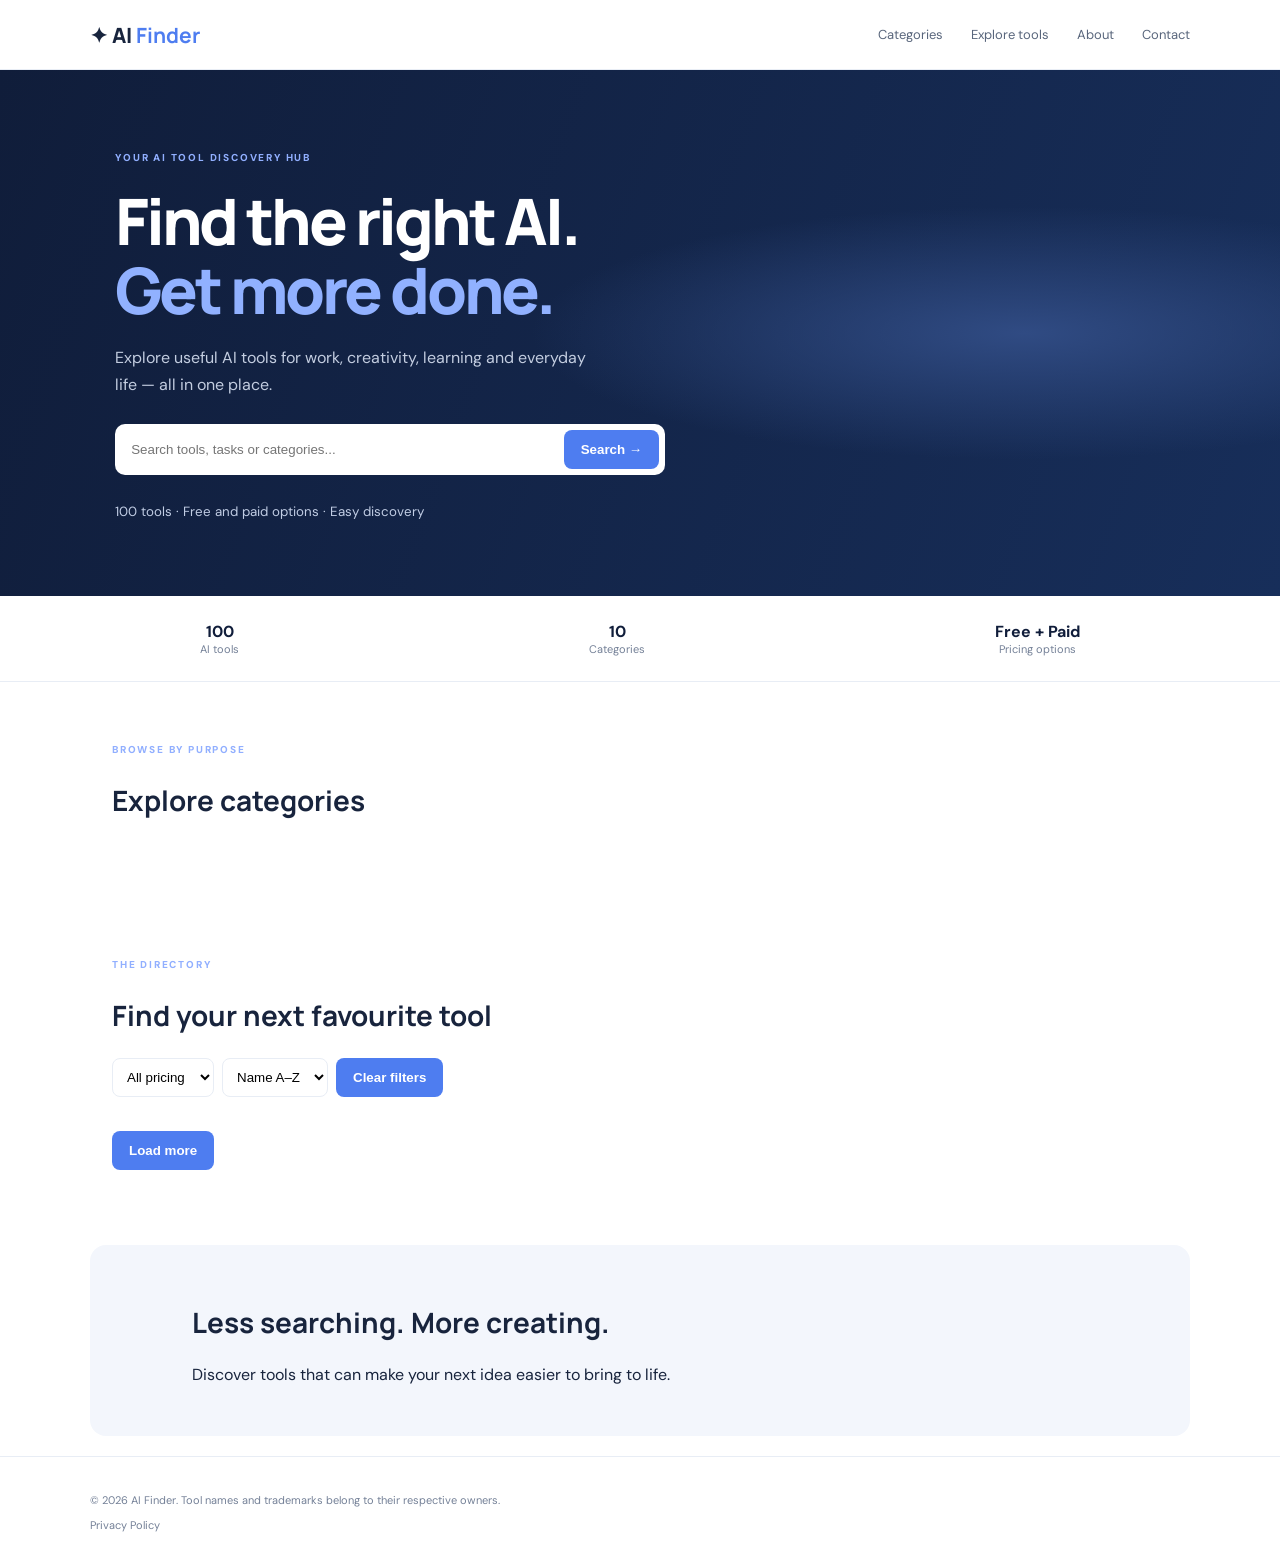
<file: index.html>
<!doctype html>
<html lang="en">
<head>
  <meta charset="utf-8">
  <meta name="viewport" content="width=device-width, initial-scale=1">

  <!-- Google Search Console verification -->
  <meta name="google-site-verification" content="9FYthnScz0_LoX9GFR-aH-wWXvmTN5oMP4GyQdb1ZIQ">

  <!-- SEO title and description -->
  <title>AI Finder - Discover 100 Free AI Tools Online</title>

  <meta name="description" content="Discover 100 AI tools for writing, creativity, productivity, learning and more. Explore free and freemium AI tools in one convenient directory.">

  <meta name="robots" content="index, follow">
  <meta name="theme-color" content="#101d3a">

  <link rel="canonical" href="https://ai-finder-fgk.pages.dev/">

  <!-- Social sharing information -->
  <meta property="og:title" content="AI Finder - Discover 100 AI Tools">
  <meta property="og:description" content="Explore AI tools for productivity, creativity, writing and learning. Find your next favourite AI tool.">
  <meta property="og:url" content="https://ai-finder-fgk.pages.dev/">
  <meta property="og:type" content="website">
  <meta property="og:site_name" content="AI Finder">

  <meta name="twitter:card" content="summary">
  <meta name="twitter:title" content="AI Finder - Discover 100 AI Tools">
  <meta name="twitter:description" content="Discover AI tools for work, creativity and learning.">

  <link rel="stylesheet" href="styles.css">
</head>

<body>

<header>
  <a class="logo" href="#">✦ AI <b>Finder</b></a>
  <nav>
    <a href="#categories">Categories</a>
    <a href="#directory">Explore tools</a>
    <a href="about.html">About</a>
    <a href="contact.html">Contact</a>
  </nav>
</header>

<main>

  <section class="hero">
    <label>YOUR AI TOOL DISCOVERY HUB</label>

    <h1>Find the right AI.<br><em>Get more done.</em></h1>

    <p>Explore useful AI tools for work, creativity, learning and everyday life — all in one place.</p>

    <form id="searchForm">
      <input
        id="search"
        placeholder="Search tools, tasks or categories..."
        aria-label="Search tools"
      >
      <button>Search →</button>
    </form>

    <small>100 tools · Free and paid options · Easy discovery</small>
  </section>

  <section class="stats">
    <b>100 <small>AI tools</small></b>
    <b>10 <small>Categories</small></b>
    <b>Free + Paid <small>Pricing options</small></b>
  </section>

  <section class="section" id="categories">
    <label>BROWSE BY PURPOSE</label>
    <h2>Explore categories</h2>
    <div id="cats" class="cats"></div>
  </section>

  <section class="section" id="directory">
    <label>THE DIRECTORY</label>
    <h2>Find your next favourite tool</h2>

    <div class="filters">
      <select id="price">
        <option value="all">All pricing</option>
        <option>Free</option>
        <option>Freemium</option>
        <option>Paid</option>
      </select>

      <select id="sort">
        <option value="az">Name A–Z</option>
        <option value="za">Name Z–A</option>
      </select>

      <button id="clear">Clear filters</button>
    </div>

    <p id="summary"></p>
    <div id="tools" class="tools"></div>
    <p id="count"></p>

    <button id="more">Load more</button>

    <p id="empty" hidden>No tools found. Clear filters and try again.</p>
  </section>

  <section class="about" id="about">
    <h2>Less searching. More creating.</h2>
    <p>Discover tools that can make your next idea easier to bring to life.</p>
  </section>

</main>

<footer>
  <p>© 2026 AI Finder. Tool names and trademarks belong to their respective owners.</p>
  <p><a href="privacy.html">Privacy Policy</a></p>
</footer>

<script src="tools.js"></script>
<script src="app.js"></script>

</body>
</html>
</file>
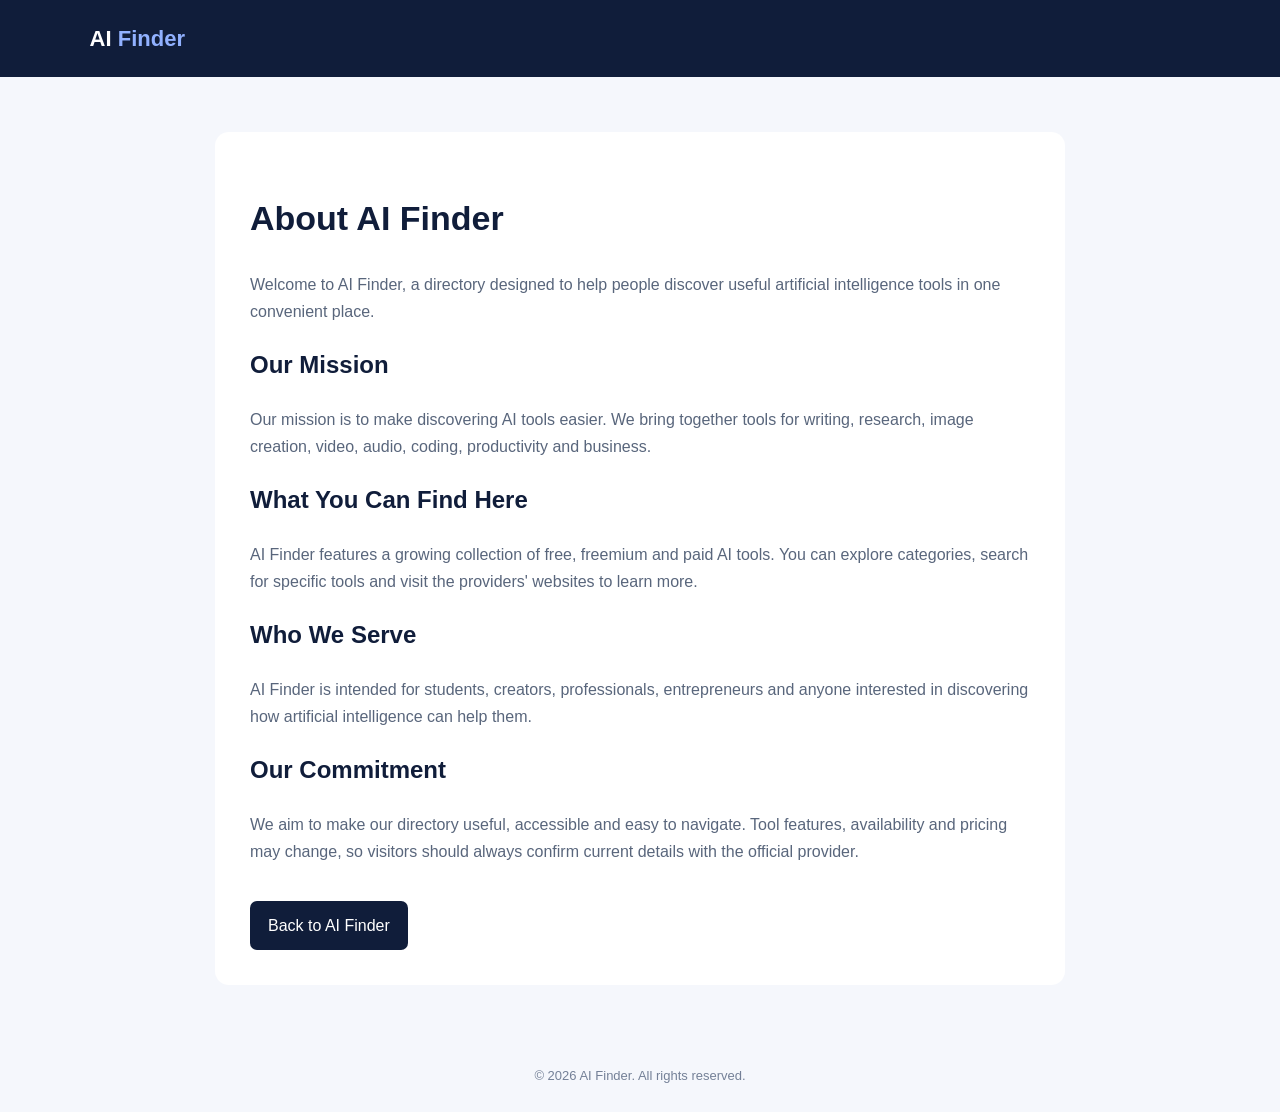
<file: about.html>
<!DOCTYPE html>
<html lang="en">
<head>
  <meta charset="UTF-8">
  <meta name="viewport" content="width=device-width, initial-scale=1.0">
  <meta name="description" content="Discover AI Finder, your directory for exploring useful free and paid artificial intelligence tools.">
  <title>About Us | AI Finder</title>
  <style>
    * { box-sizing: border-box; }
    body {
      margin: 0;
      font-family: Arial, sans-serif;
      color: #18243d;
      background: #f5f7fc;
      line-height: 1.7;
    }
    header {
      background: #101d3a;
      color: white;
      padding: 20px 7%;
      font-size: 22px;
      font-weight: bold;
    }
    header span { color: #91b1ff; }
    main {
      max-width: 850px;
      margin: 55px auto;
      padding: 35px;
      background: white;
      border-radius: 14px;
    }
    h1, h2 { color: #101d3a; }
    h1 { font-size: 34px; }
    p { color: #59667c; }
    a { color: #315fc4; }
    .back {
      display: inline-block;
      margin-top: 20px;
      padding: 11px 18px;
      background: #101d3a;
      color: white;
      border-radius: 7px;
      text-decoration: none;
    }
    footer {
      text-align: center;
      padding: 25px;
      color: #748097;
      font-size: 13px;
    }
    @media(max-width:600px) {
      main { margin: 20px 14px; padding: 23px; }
      h1 { font-size: 28px; }
    }
  </style>
</head>
<body>
  <header>AI <span>Finder</span></header>
  <main>
    <h1>About AI Finder</h1>
    <p>Welcome to AI Finder, a directory designed to help people discover useful artificial intelligence tools in one convenient place.</p>

    <h2>Our Mission</h2>
    <p>Our mission is to make discovering AI tools easier. We bring together tools for writing, research, image creation, video, audio, coding, productivity and business.</p>

    <h2>What You Can Find Here</h2>
    <p>AI Finder features a growing collection of free, freemium and paid AI tools. You can explore categories, search for specific tools and visit the providers' websites to learn more.</p>

    <h2>Who We Serve</h2>
    <p>AI Finder is intended for students, creators, professionals, entrepreneurs and anyone interested in discovering how artificial intelligence can help them.</p>

    <h2>Our Commitment</h2>
    <p>We aim to make our directory useful, accessible and easy to navigate. Tool features, availability and pricing may change, so visitors should always confirm current details with the official provider.</p>

    <a class="back" href="index.html">Back to AI Finder</a>
  </main>
  <footer>© 2026 AI Finder. All rights reserved.</footer>
</body>
</html>
</file>
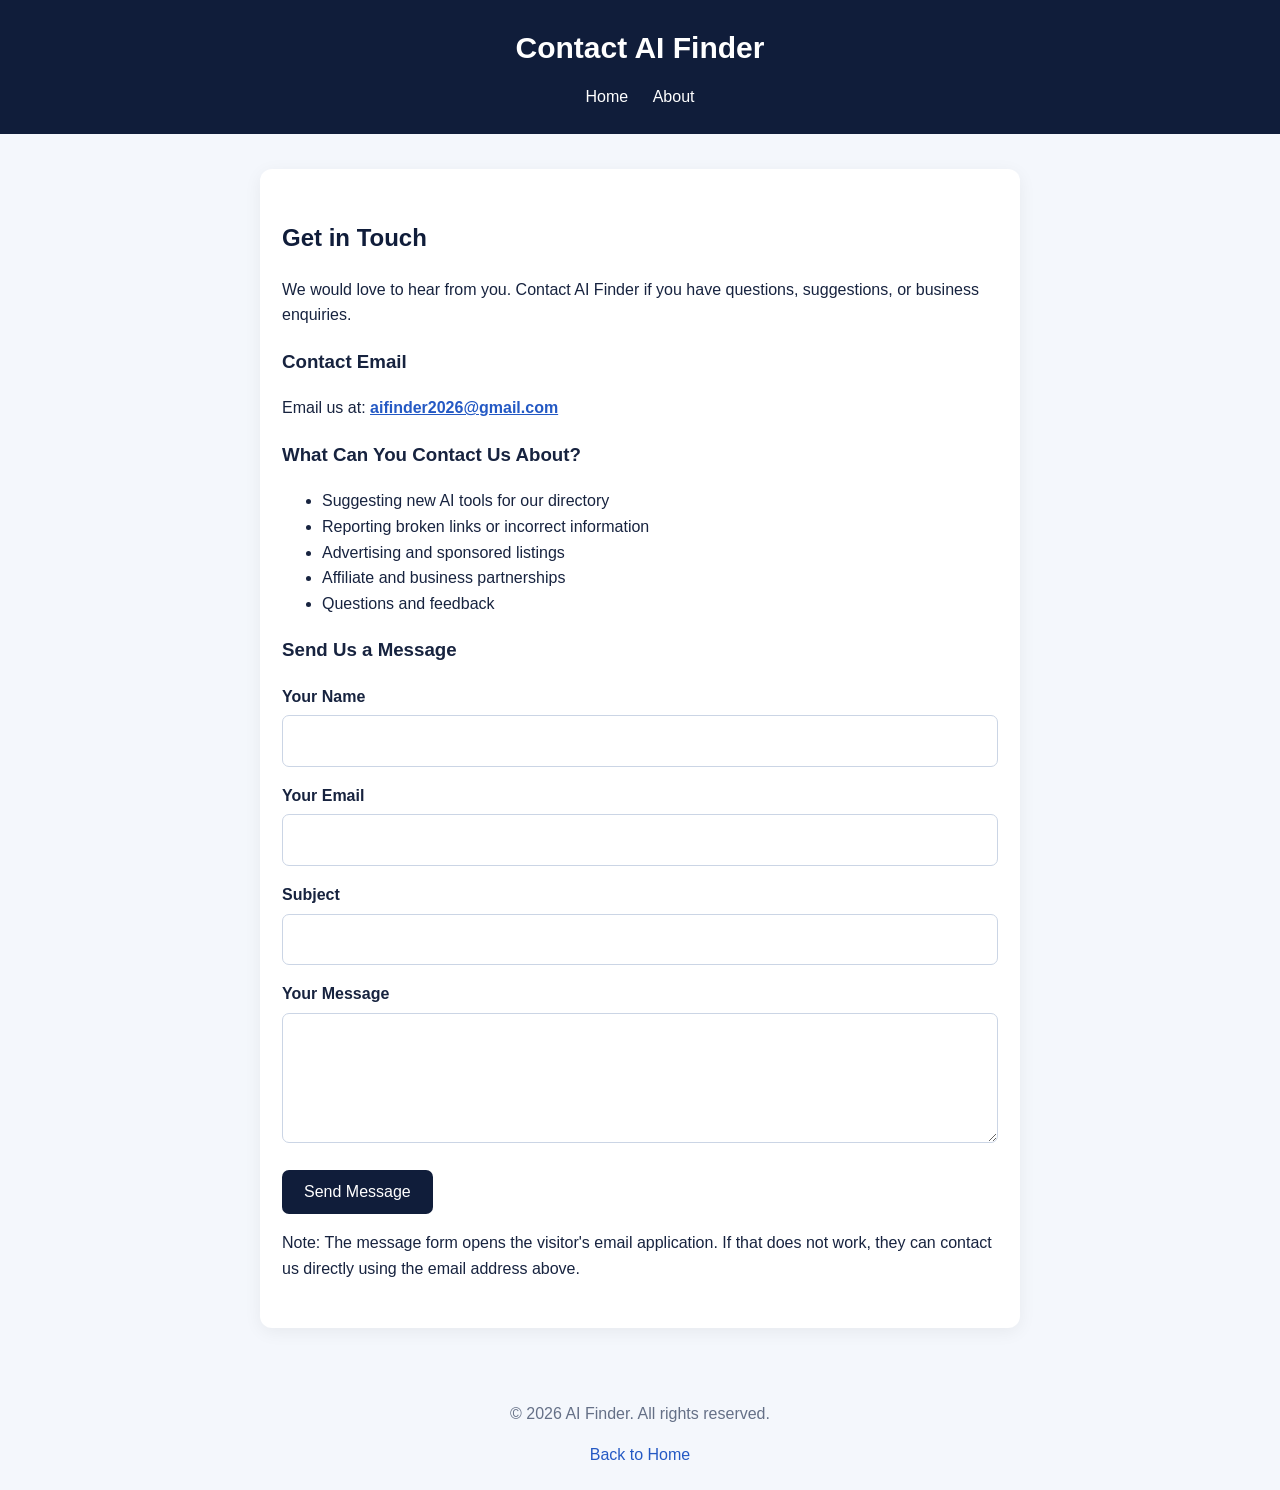
<file: contact.html>
<!DOCTYPE html>
<html lang="en">
<head>
  <meta charset="UTF-8">
  <meta name="viewport" content="width=device-width, initial-scale=1.0">
  <title>Contact Us | AI Finder</title>
  <meta name="description" content="Contact AI Finder with questions, suggestions, broken links, or partnership enquiries.">

  <style>
    * {
      box-sizing: border-box;
    }

    body {
      margin: 0;
      font-family: Arial, sans-serif;
      background: #f4f7fc;
      color: #17233f;
      line-height: 1.6;
    }

    header {
      background: #101d3a;
      color: white;
      padding: 24px 16px;
      text-align: center;
    }

    header h1 {
      margin: 0;
      font-size: 30px;
    }

    nav {
      margin-top: 12px;
    }

    nav a {
      color: white;
      margin: 0 10px;
      text-decoration: none;
    }

    main {
      max-width: 760px;
      margin: 35px auto;
      padding: 30px 22px;
      background: white;
      border-radius: 12px;
      box-shadow: 0 4px 18px rgba(0,0,0,0.06);
    }

    h2 {
      color: #101d3a;
    }

    .email {
      color: #2459c4;
      font-weight: bold;
      overflow-wrap: anywhere;
    }

    label {
      display: block;
      margin-top: 16px;
      font-weight: bold;
    }

    input, textarea {
      width: 100%;
      padding: 12px;
      margin-top: 6px;
      border: 1px solid #cbd5e5;
      border-radius: 7px;
      font: inherit;
    }

    textarea {
      min-height: 130px;
      resize: vertical;
    }

    button {
      margin-top: 20px;
      padding: 13px 22px;
      background: #101d3a;
      color: white;
      border: none;
      border-radius: 7px;
      font-size: 16px;
      cursor: pointer;
    }

    button:hover {
      background: #2459c4;
    }

    footer {
      text-align: center;
      padding: 22px;
      color: #657087;
    }

    footer a {
      color: #2459c4;
      text-decoration: none;
    }
  </style>
</head>

<body>

  <header>
    <h1>Contact AI Finder</h1>
    <nav>
      <a href="index.html">Home</a>
      <a href="about.html">About</a>
    </nav>
  </header>

  <main>
    <h2>Get in Touch</h2>

    <p>
      We would love to hear from you. Contact AI Finder if you have
      questions, suggestions, or business enquiries.
    </p>

    <h3>Contact Email</h3>
    <p>
      Email us at:
      <a class="email" href="mailto:aifinder2026@gmail.com">
        aifinder2026@gmail.com
      </a>
    </p>

    <h3>What Can You Contact Us About?</h3>
    <ul>
      <li>Suggesting new AI tools for our directory</li>
      <li>Reporting broken links or incorrect information</li>
      <li>Advertising and sponsored listings</li>
      <li>Affiliate and business partnerships</li>
      <li>Questions and feedback</li>
    </ul>

    <h3>Send Us a Message</h3>

    <form action="mailto:aifinder2026@gmail.com"
          method="post"
          enctype="text/plain">

      <label for="name">Your Name</label>
      <input type="text" id="name" name="Name" required>

      <label for="email">Your Email</label>
      <input type="email" id="email" name="Email" required>

      <label for="subject">Subject</label>
      <input type="text" id="subject" name="Subject" required>

      <label for="message">Your Message</label>
      <textarea id="message" name="Message" required></textarea>

      <button type="submit">Send Message</button>
    </form>

    <p>
      Note: The message form opens the visitor's email application.
      If that does not work, they can contact us directly using the
      email address above.
    </p>
  </main>

  <footer>
    <p>© 2026 AI Finder. All rights reserved.</p>
    <a href="index.html">Back to Home</a>
  </footer>

</body>
</html>
</file>
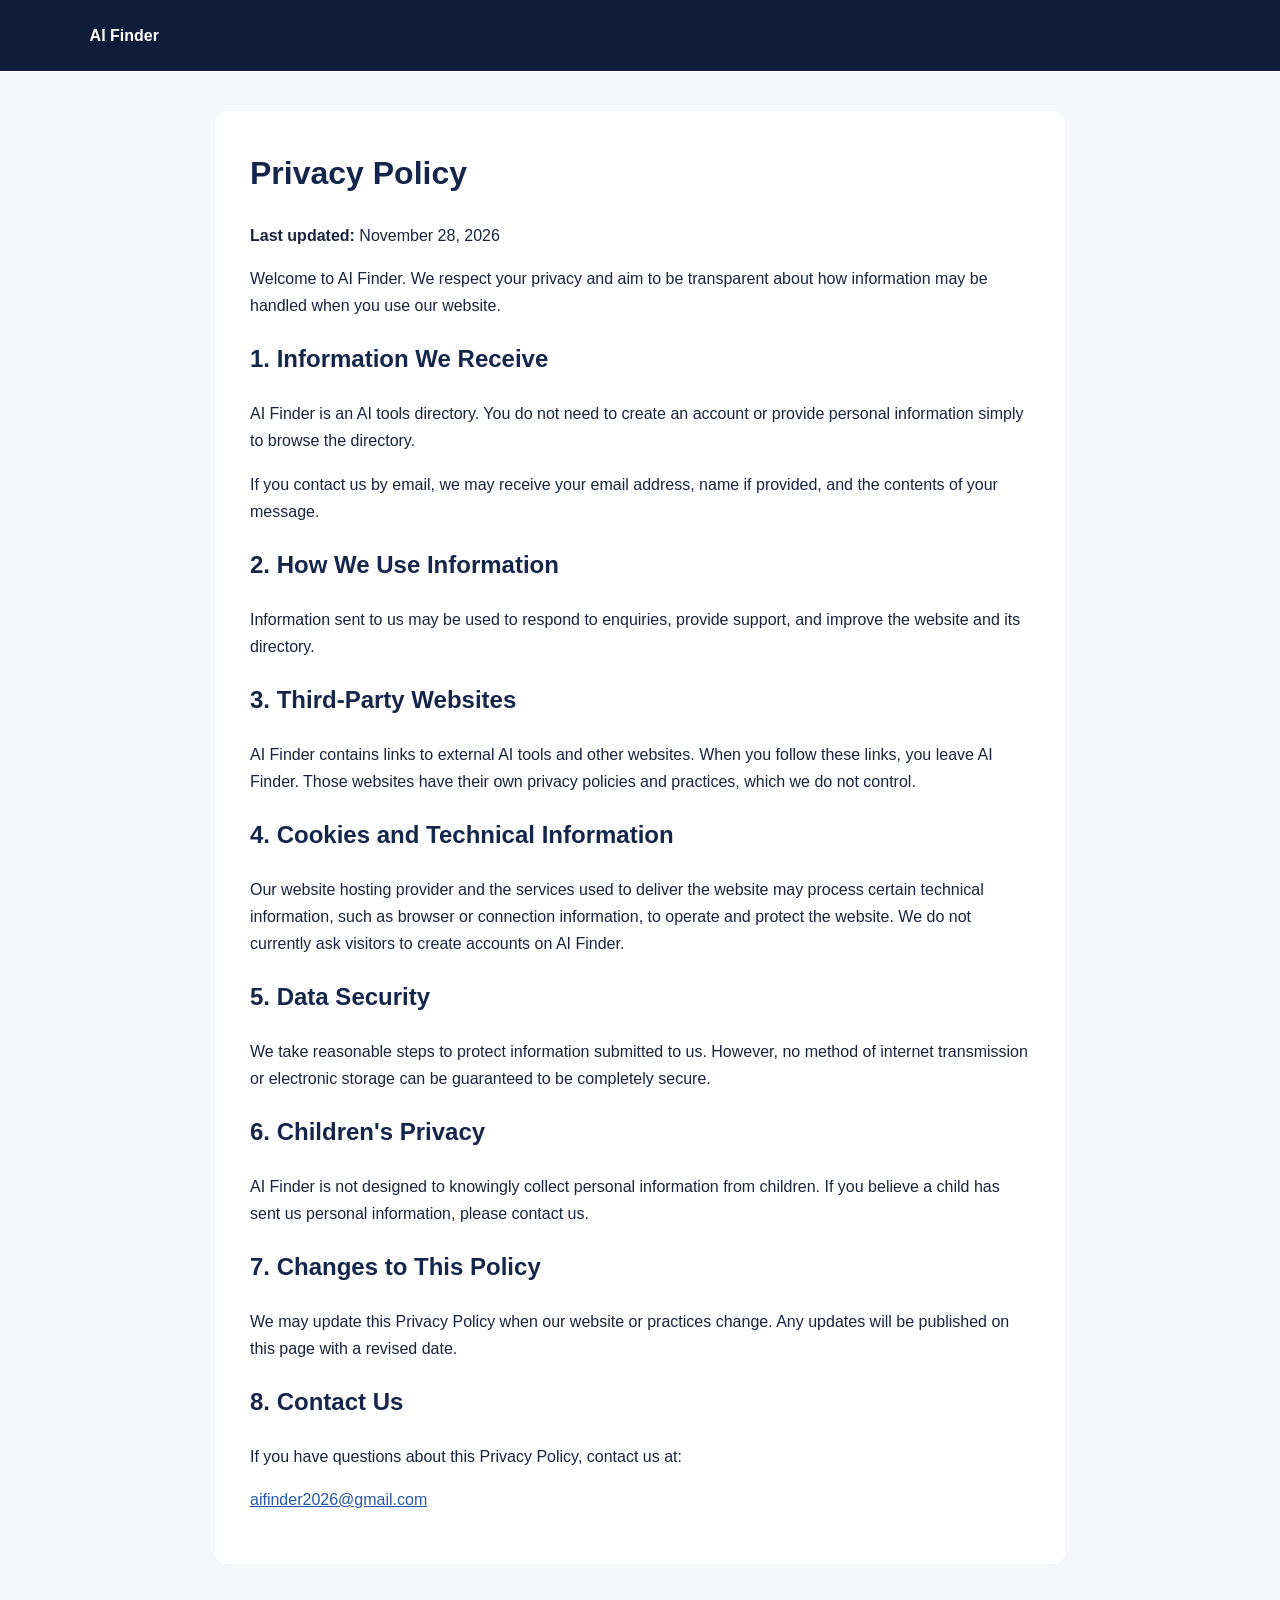
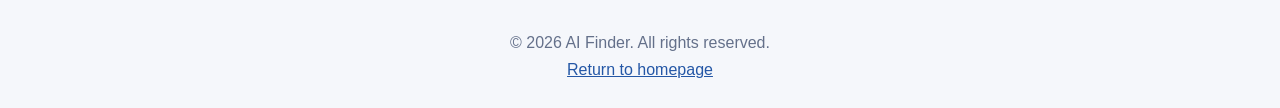
<file: privacy.html>
<!DOCTYPE html>
<html lang="en">
<head>
  <meta charset="UTF-8">
  <meta name="viewport" content="width=device-width, initial-scale=1.0">
  <meta name="description" content="AI Finder Privacy Policy explains how we handle visitor information.">
  <title>Privacy Policy | AI Finder</title>
  <style>
    * { box-sizing: border-box; }
    body {
      margin: 0;
      background: #f5f7fb;
      color: #18243d;
      font-family: Arial, sans-serif;
      line-height: 1.7;
    }
    header {
      background: #101d3a;
      color: white;
      padding: 22px 7%;
    }
    header a {
      color: white;
      text-decoration: none;
      font-weight: bold;
    }
    main {
      max-width: 850px;
      margin: 40px auto;
      padding: 35px;
      background: white;
      border-radius: 12px;
    }
    h1, h2 { color: #14264b; }
    h1 { margin-top: 0; }
    a { color: #2457a6; }
    footer {
      text-align: center;
      padding: 25px;
      color: #64708a;
    }
    @media(max-width: 600px) {
      main { margin: 20px 12px; padding: 22px; }
    }
  </style>
</head>
<body>
  <header>
    <a href="index.html">AI Finder</a>
  </header>

  <main>
    <h1>Privacy Policy</h1>
    <p><strong>Last updated:</strong> November 28, 2026</p>

    <p>Welcome to AI Finder. We respect your privacy and aim to be transparent about how information may be handled when you use our website.</p>

    <h2>1. Information We Receive</h2>
    <p>AI Finder is an AI tools directory. You do not need to create an account or provide personal information simply to browse the directory.</p>
    <p>If you contact us by email, we may receive your email address, name if provided, and the contents of your message.</p>

    <h2>2. How We Use Information</h2>
    <p>Information sent to us may be used to respond to enquiries, provide support, and improve the website and its directory.</p>

    <h2>3. Third-Party Websites</h2>
    <p>AI Finder contains links to external AI tools and other websites. When you follow these links, you leave AI Finder. Those websites have their own privacy policies and practices, which we do not control.</p>

    <h2>4. Cookies and Technical Information</h2>
    <p>Our website hosting provider and the services used to deliver the website may process certain technical information, such as browser or connection information, to operate and protect the website. We do not currently ask visitors to create accounts on AI Finder.</p>

    <h2>5. Data Security</h2>
    <p>We take reasonable steps to protect information submitted to us. However, no method of internet transmission or electronic storage can be guaranteed to be completely secure.</p>

    <h2>6. Children's Privacy</h2>
    <p>AI Finder is not designed to knowingly collect personal information from children. If you believe a child has sent us personal information, please contact us.</p>

    <h2>7. Changes to This Policy</h2>
    <p>We may update this Privacy Policy when our website or practices change. Any updates will be published on this page with a revised date.</p>

    <h2>8. Contact Us</h2>
    <p>If you have questions about this Privacy Policy, contact us at:</p>
    <p><a href="mailto:aifinder2026@gmail.com">aifinder2026@gmail.com</a></p>
  </main>

  <footer>
    © 2026 AI Finder. All rights reserved.
    <br>
    <a href="index.html">Return to homepage</a>
  </footer>
</body>
</html>
</file>
<file: styles.css>
@import url('https://fonts.googleapis.com/css2?family=DM+Sans:wght@400;500;700;800&family=Manrope:wght@700;800&display=swap');*{box-sizing:border-box}body{margin:0;color:#18243d;font-family:'DM Sans',sans-serif}a{color:inherit;text-decoration:none}header{height:70px;padding:0 7%;display:flex;align-items:center;justify-content:space-between;border-bottom:1px solid #e8edf5;position:sticky;top:0;background:white;z-index:5}.logo{font:800 21px Manrope}.logo b{color:#4e7df0}nav{display:flex;gap:28px;font-size:13px;color:#59667c}.hero{background:radial-gradient(ellipse at 80% 50%,#304b83,transparent 34%),linear-gradient(110deg,#101d3a,#172e5a);color:white;padding:75px 9%;min-height:420px}.hero label,.section>label{font-size:10px;letter-spacing:1.8px;font-weight:800;color:#91afff}.hero h1{font:800 clamp(42px,6vw,64px)/1.08 Manrope;letter-spacing:-3px;margin:20px 0}.hero em{color:#91b1ff;font-style:normal}.hero p{color:#c3cde0;max-width:480px;line-height:1.7}.hero form{display:flex;background:white;padding:6px;border-radius:10px;max-width:550px;margin:25px 0}.hero input{flex:1;min-width:0;border:0;padding:10px;outline:0}.hero button,button{background:#4e7df0;color:white;border:0;border-radius:8px;padding:12px 17px;font-weight:700;cursor:pointer}.hero small{color:#c1cde4}.stats{display:flex;justify-content:space-around;padding:25px;border-bottom:1px solid #e8edf5;text-align:center;color:#101d3a}.stats small{display:block;color:#748097;font-size:11px;font-weight:400}.section{max-width:1100px;margin:auto;padding:55px 22px}h2{font:700 28px Manrope}.cats{display:grid;grid-template-columns:repeat(5,1fr);gap:10px}.cat,.tool{border:1px solid #e8edf5;border-radius:12px;padding:15px;background:white} .cat{cursor:pointer;text-align:left;background:#ffffff;border:1px solid #cbd5e5;color:#101d3a;transition:all .2s ease}
.cat b{color:#101d3a}
.cat small{color:#59667c}
.cat.active{background:#101d3a;border-color:#101d3a;color:#ffffff}
.cat.active b,.cat.active small{color:#ffffff}
.cat:hover:not(.active){background:#f1f5ff;border-color:#4e7df0}.cat b,.cat small{display:block}.cat small{color:#748097;margin-top:5px}.filters{display:flex;gap:8px;margin:18px 0}.filters select{padding:10px;border:1px solid #e8edf5;border-radius:8px;background:white}.tools{display:grid;grid-template-columns:repeat(4,1fr);gap:12px}.tool{min-height:170px;display:flex;flex-direction:column}.tool h3{font-size:14px;margin:5px 0}.tool p{font-size:11px;color:#748097;line-height:1.5;flex:1}.tool a{color:#4e7df0;font-size:11px;font-weight:700}.tag{font-size:10px;color:#64728a;background:#f2f4f8;padding:4px 7px;border-radius:5px;align-self:flex-start}.about{background:#f3f6fc;padding:35px 8%;margin:20px 7%;border-radius:16px}footer{padding:25px 7%;border-top:1px solid #e8edf5;color:#748097;font-size:11px}@media(max-width:650px){header{padding:0 16px}nav{display:flex;flex-wrap:wrap;gap:12px;margin-top:10px}.hero{padding:55px 20px}.hero h1{font-size:43px}.section{padding:42px 16px}.cats{grid-template-columns:repeat(2,1fr)}.tools{grid-template-columns:repeat(2,minmax(0,1fr))}.stats{gap:20px;flex-wrap:wrap}.filters{flex-wrap:wrap}.filters select{flex:1;min-width:0}}
</file>
